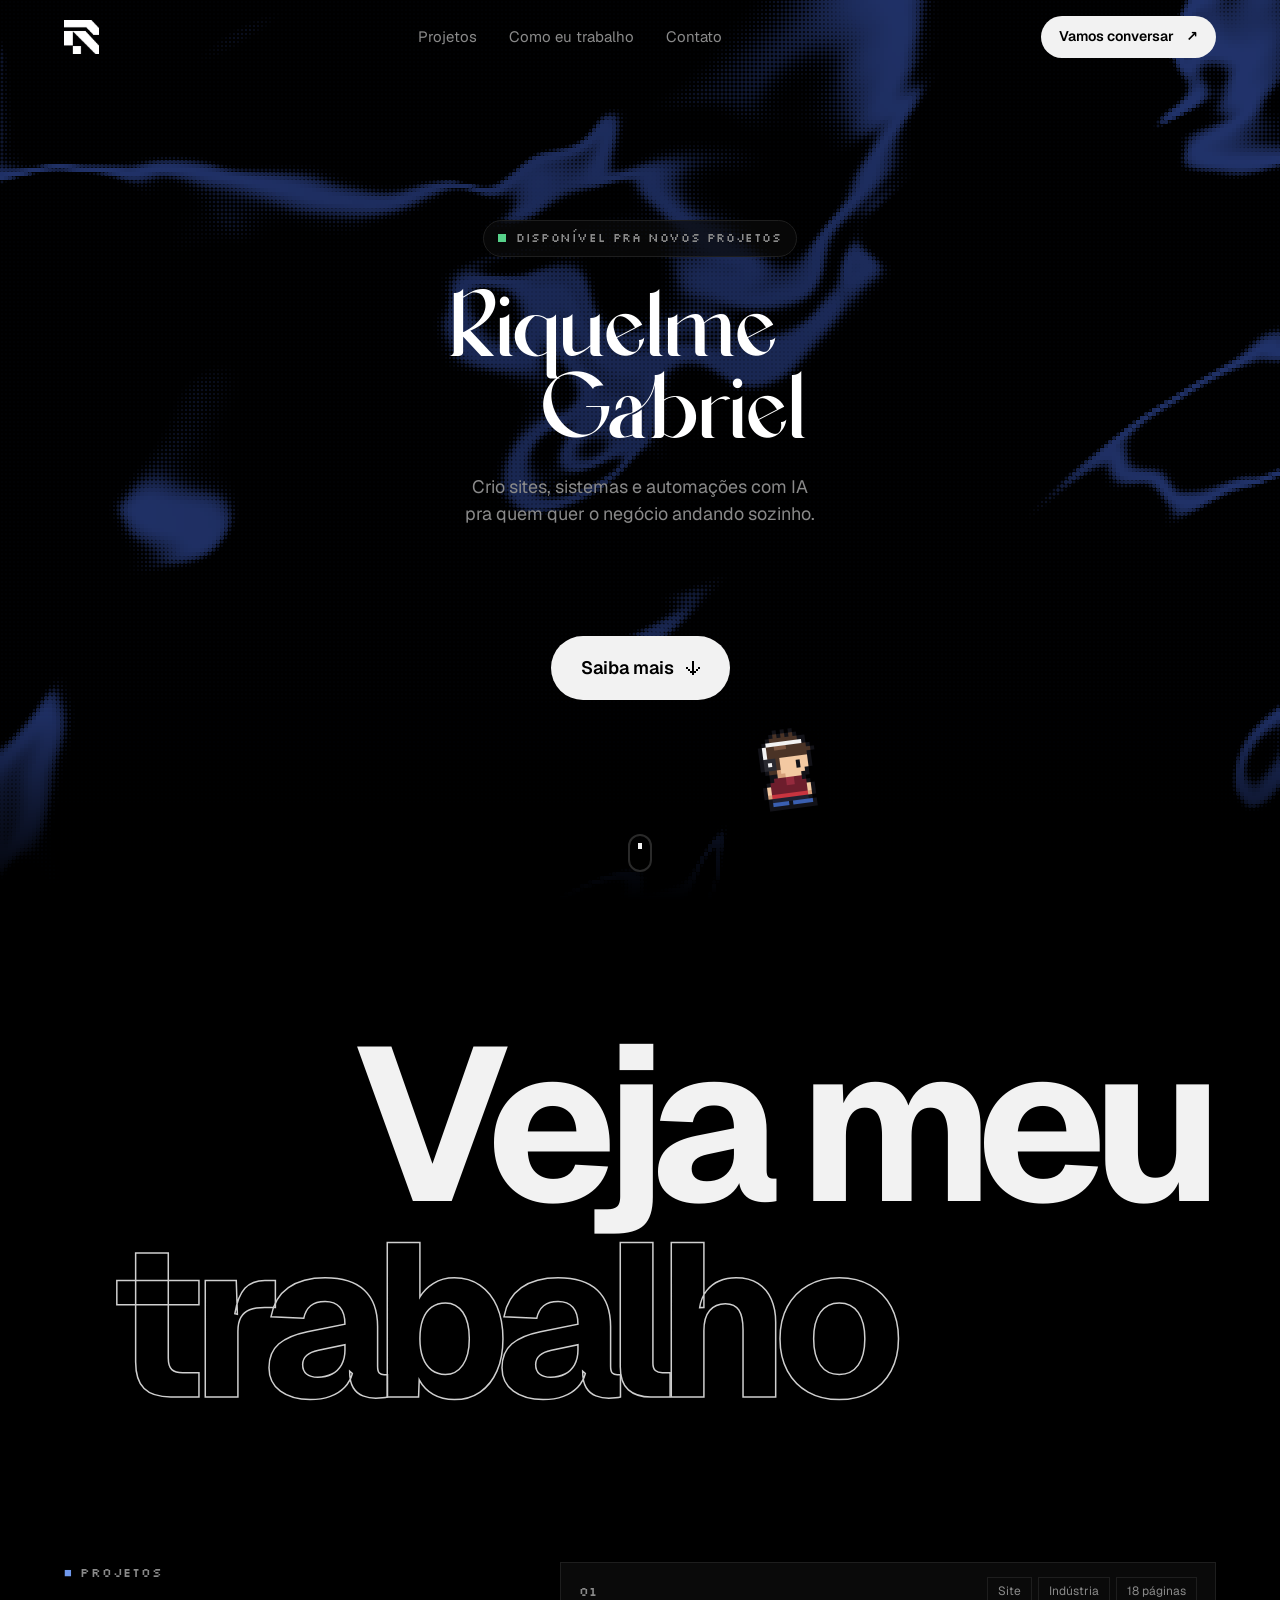
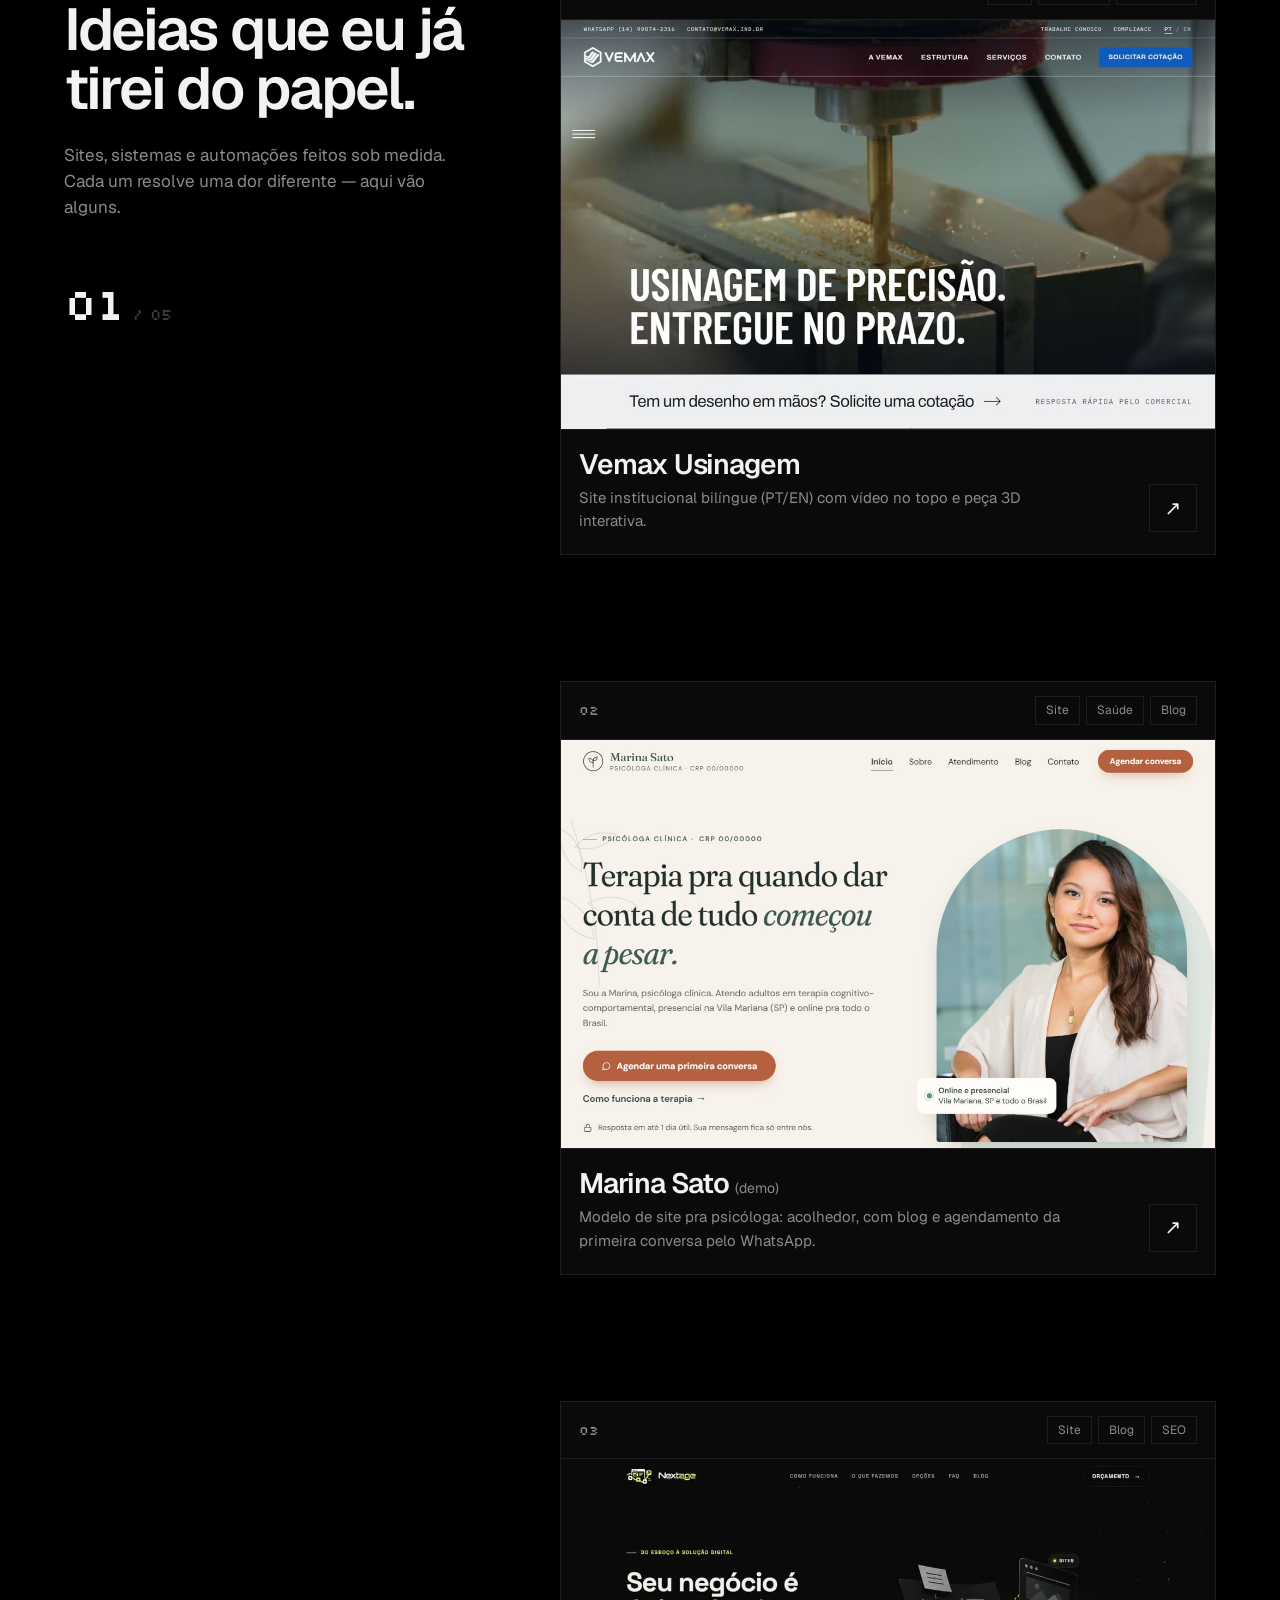
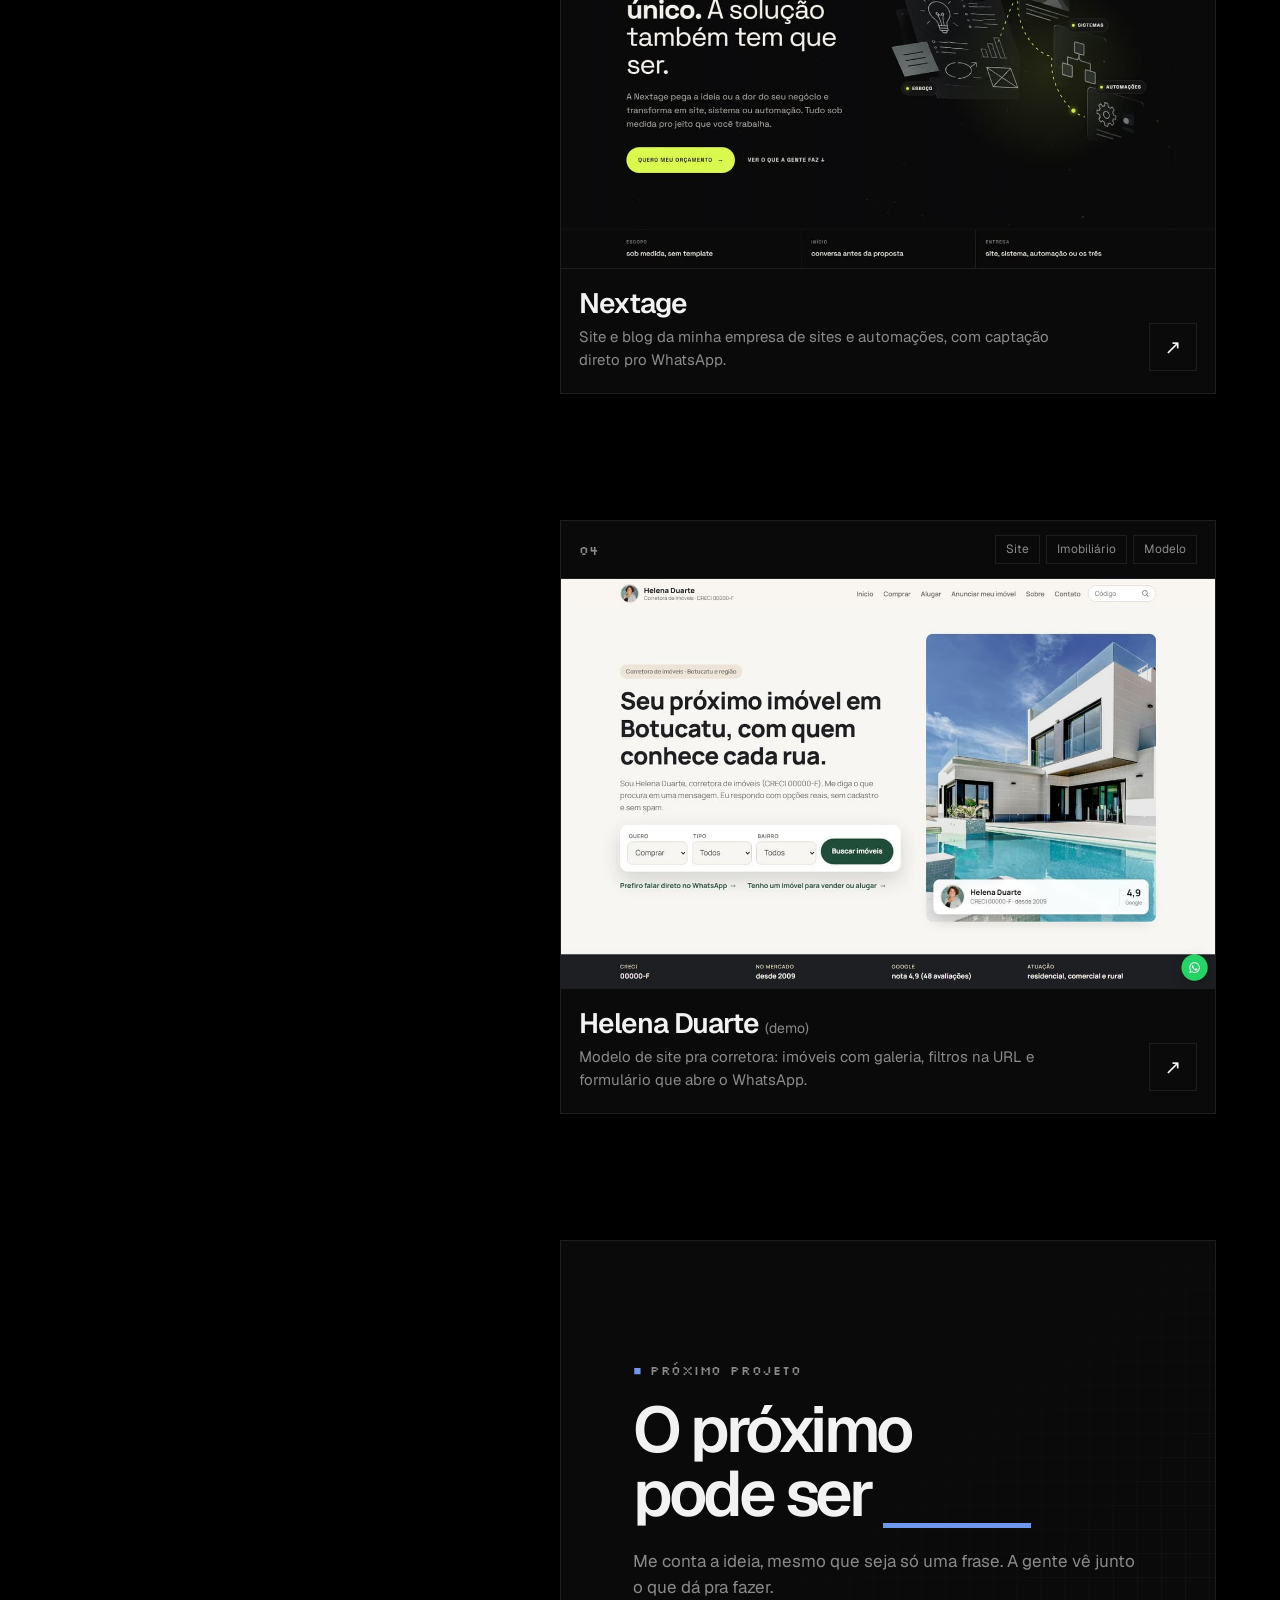
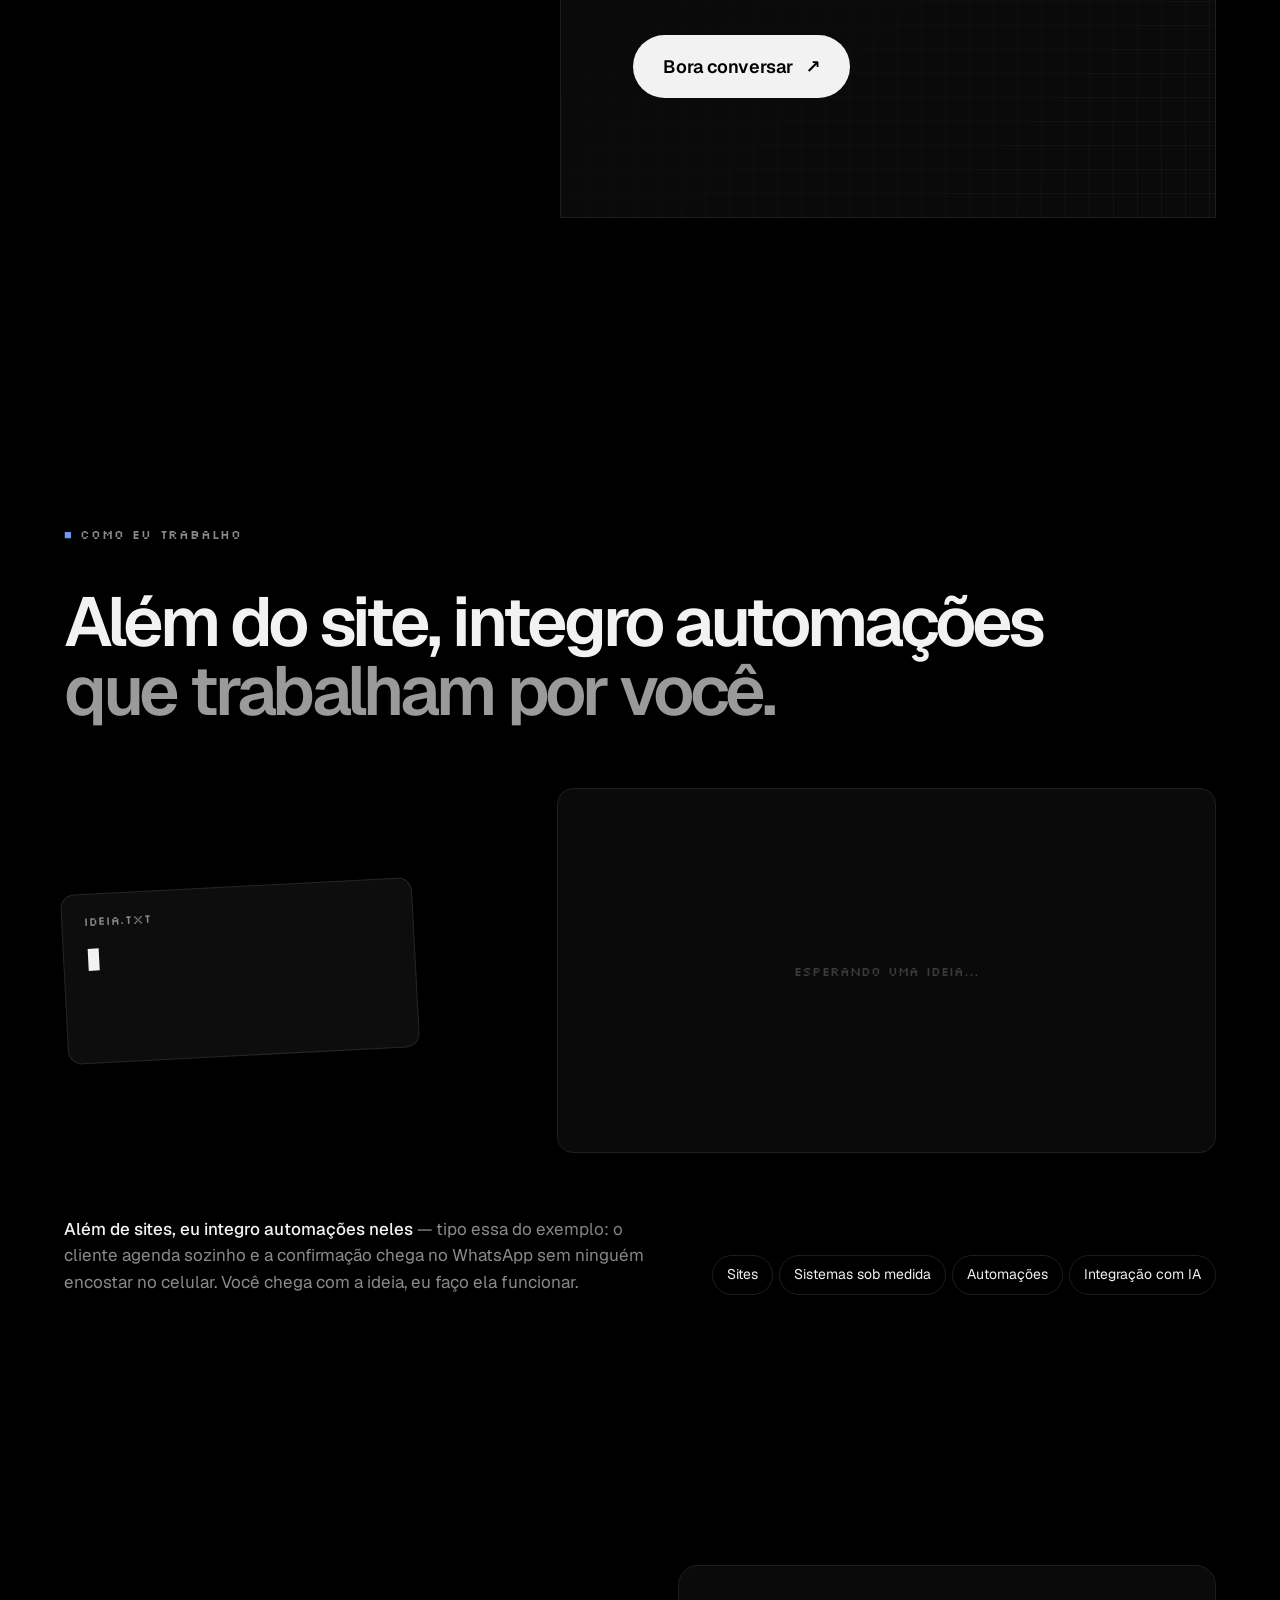
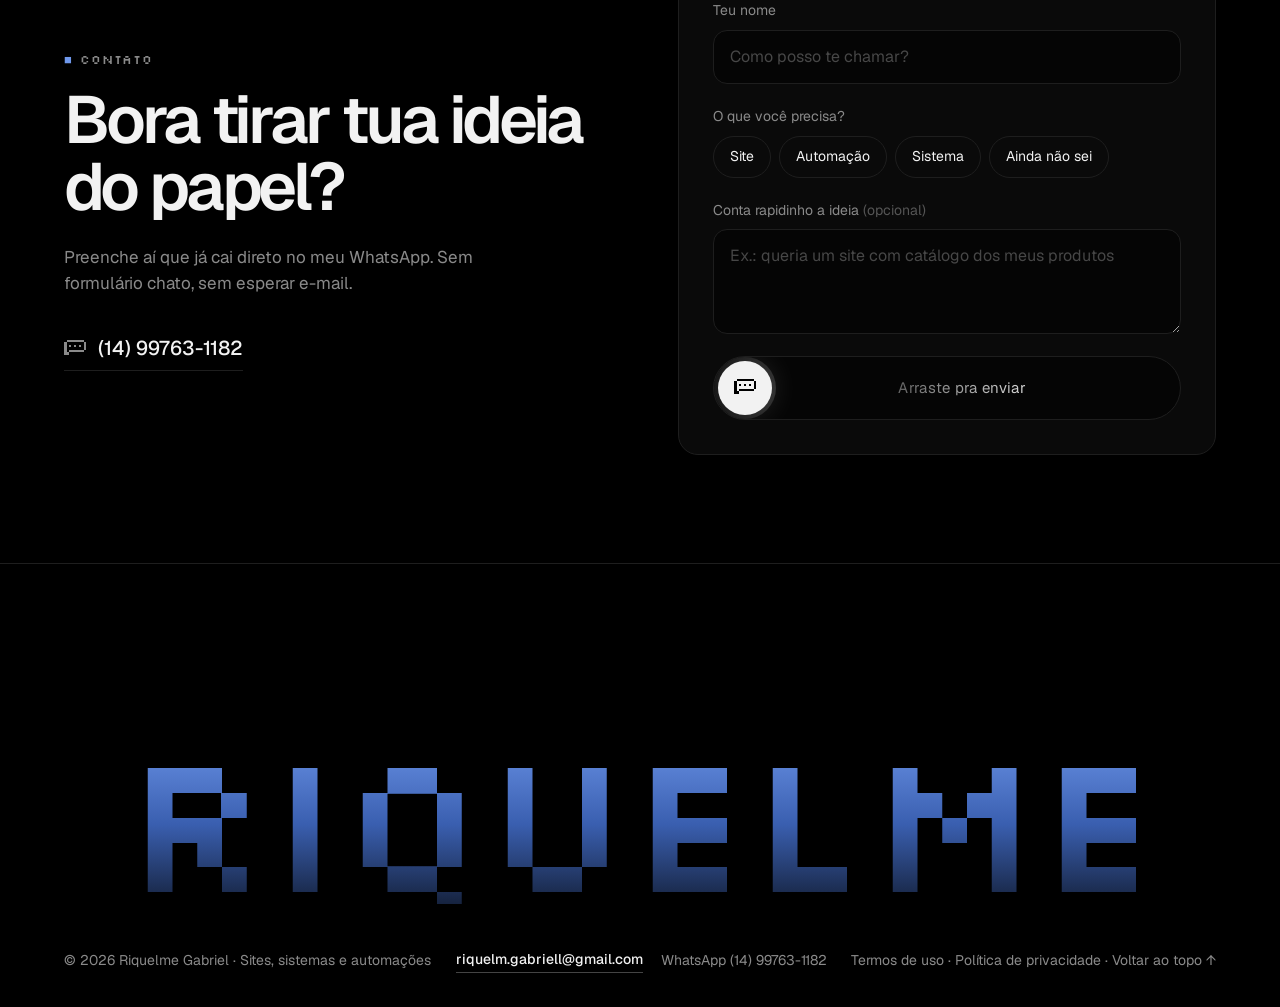
<file: index.html>
<!doctype html>
<html lang="pt-BR">
<head>
  <meta charset="utf-8">
  <meta name="viewport" content="width=device-width, initial-scale=1">
  <title>Riquelme Gabriel — Sites, sistemas e automações</title>
  <meta name="description" content="Sou o Riquelme. Crio sites, sistemas sob medida e automações com IA pra pequenos negócios e profissionais liberais.">
  <meta name="theme-color" content="#000000">
  <meta property="og:title" content="Riquelme Gabriel — Sites, sistemas e automações">
  <meta property="og:description" content="Boas ideias ficam melhores quando viram site.">
  <meta property="og:type" content="website">
  <meta property="og:url" content="https://riquelmegabriel.vercel.app/">
  <meta property="og:locale" content="pt_BR">
  <meta property="og:image" content="https://riquelmegabriel.vercel.app/assets/img/og.png">
  <meta name="twitter:card" content="summary_large_image">
  <link rel="canonical" href="https://riquelmegabriel.vercel.app/">
  <link rel="icon" href="assets/img/favicon.svg" type="image/svg+xml">
  <link rel="preload" href="assets/fonts/geist-latin.woff2" as="font" type="font/woff2" crossorigin>
  <link rel="stylesheet" href="assets/css/style.css?v=3">
  <script src="assets/js/config.js?v=3"></script>
</head>
<body>

  <!-- ===== NAV ===== -->
  <header class="nav">
    <a class="nav__logo" href="#topo" aria-label="Riquelme Gabriel, voltar ao topo">
      <img class="nav__marca" src="assets/img/logo-r.png" alt="" width="189" height="183">
    </a>
    <nav class="nav__links" aria-label="Seções">
      <a href="#projetos">Projetos</a>
      <a href="#ideias">Como eu trabalho</a>
      <a href="#contato">Contato</a>
    </nav>
    <a class="btn btn--pequeno" data-whats href="#">Vamos conversar <span aria-hidden="true">↗</span></a>
  </header>

  <main id="topo">

    <!-- ===== HERO ===== -->
    <section class="hero">
      <canvas class="hero__fundo" aria-hidden="true"></canvas>
      <div class="hero__conteudo">
        <p class="selo"><span class="selo__ponto"></span>Disponível pra novos projetos</p>
        <h1 class="hero__titulo" aria-label="Riquelme Gabriel">
          <span class="palavra palavra--1">Riquelme</span>
          <span class="palavra palavra--2">Gabriel</span>
        </h1>
        <p class="hero__sub">Crio sites, sistemas e automações com IA<br class="so-desk"> pra quem quer o negócio andando sozinho.</p>
        <div class="hero__cta" data-perch="stand" data-perch-x="0.82" data-say="opa! rola pra baixo">
          <a class="btn btn--grande" href="#trabalho">Saiba mais <span class="seta-pixel" aria-hidden="true"></span></a>
        </div>
      </div>
      <a class="hero__rolar" href="#trabalho" aria-label="Rolar pra baixo"><span></span></a>
    </section>

    <!-- ===== VEJA MEU TRABALHO ===== -->
    <section class="gigante" id="trabalho" aria-label="Veja meu trabalho">
      <p class="gigante__linha" data-perch="sit" data-perch-x="0.88" data-perch-dy="0.27" data-say="alguns dos meus trabalhos">Veja meu</p>
      <p class="gigante__linha gigante__linha--azul">trabalho</p>
    </section>

    <!-- ===== PROJETOS =====
         Pra adicionar um projeto: copie um <article class="card"> inteiro,
         troque imagem, textos e o data-say (fala do bonequinho). -->
    <section class="projetos" id="projetos">
      <div class="projetos__texto">
        <p class="rotulo">Projetos</p>
        <h2>Ideias que eu já tirei do papel.</h2>
        <p>Sites, sistemas e automações feitos sob medida. Cada um resolve uma dor diferente — aqui vão alguns.</p>
        <p class="projetos__contador" aria-hidden="true"><b>01</b> / <span>05</span></p>
      </div>

      <div class="projetos__lista">
        <article class="card" style="--i:0" data-perch="sit" data-perch-x="0.84" data-say="esse tem até peça 3D">
          <div class="card__topo">
            <span class="card__num">01</span>
            <ul class="tags"><li>Site</li><li>Indústria</li><li>18 páginas</li></ul>
          </div>
          <div class="card__img">
            <img src="assets/img/projetos/vemax.jpg" alt="Página inicial do site da Vemax Usinagem" loading="lazy" width="1200" height="750">
          </div>
          <div class="card__base">
            <div>
              <h3><a class="card__link" href="https://riquelmebuilds.github.io/vemax/" target="_blank" rel="noopener noreferrer">Vemax Usinagem</a></h3>
              <p>Site institucional bilíngue (PT/EN) com vídeo no topo e peça 3D interativa.</p>
            </div>
            <span class="card__seta" aria-hidden="true">↗</span>
          </div>
        </article>

        <article class="card" style="--i:1" data-perch="sit" data-perch-x="0.84" data-say="site calmo pra psicóloga">
          <div class="card__topo">
            <span class="card__num">02</span>
            <ul class="tags"><li>Site</li><li>Saúde</li><li>Blog</li></ul>
          </div>
          <div class="card__img">
            <img src="assets/img/projetos/marina.jpg" alt="Página inicial do site demonstrativo da psicóloga Marina Sato" loading="lazy" width="1200" height="750">
          </div>
          <div class="card__base">
            <div>
              <h3><a class="card__link" href="https://riquelmebuilds.github.io/marina-sato/" target="_blank" rel="noopener noreferrer">Marina Sato <small>(demo)</small></a></h3>
              <p>Modelo de site pra psicóloga: acolhedor, com blog e agendamento da primeira conversa pelo WhatsApp.</p>
            </div>
            <span class="card__seta" aria-hidden="true">↗</span>
          </div>
        </article>

        <article class="card" style="--i:2" data-perch="sit" data-perch-x="0.84" data-say="tem blog e cai direto no zap">
          <div class="card__topo">
            <span class="card__num">03</span>
            <ul class="tags"><li>Site</li><li>Blog</li><li>SEO</li></ul>
          </div>
          <div class="card__img">
            <img src="assets/img/projetos/nextage.jpg" alt="Página inicial do site da Nextage" loading="lazy" width="1200" height="750">
          </div>
          <div class="card__base">
            <div>
              <h3><a class="card__link" href="https://riquelmebuilds.github.io/nextage/" target="_blank" rel="noopener noreferrer">Nextage</a></h3>
              <p>Site e blog da minha empresa de sites e automações, com captação direto pro WhatsApp.</p>
            </div>
            <span class="card__seta" aria-hidden="true">↗</span>
          </div>
        </article>

        <article class="card" style="--i:3" data-perch="sit" data-perch-x="0.84" data-say="site pronto pra vender imóvel">
          <div class="card__topo">
            <span class="card__num">04</span>
            <ul class="tags"><li>Site</li><li>Imobiliário</li><li>Modelo</li></ul>
          </div>
          <div class="card__img">
            <img src="assets/img/projetos/helena.jpg" alt="Página inicial do site demonstrativo da corretora Helena Duarte" loading="lazy" width="1200" height="750">
          </div>
          <div class="card__base">
            <div>
              <h3><a class="card__link" href="https://riquelmebuilds.github.io/helena-duarte/" target="_blank" rel="noopener noreferrer">Helena Duarte <small>(demo)</small></a></h3>
              <p>Modelo de site pra corretora: imóveis com galeria, filtros na URL e formulário que abre o WhatsApp.</p>
            </div>
            <span class="card__seta" aria-hidden="true">↗</span>
          </div>
        </article>

        <article class="card card--cta" style="--i:4" data-perch="point" data-perch-x="0.16" data-say="bora fazer o seu?">
          <div class="card__cta">
            <p class="rotulo">Próximo projeto</p>
            <h3>O próximo<br>pode ser <span class="cta__seu">o seu.</span></h3>
            <p>Me conta a ideia, mesmo que seja só uma frase. A gente vê junto o que dá pra fazer.</p>
            <a class="btn btn--grande" data-whats="Opa, Riquelme! Vi teus projetos e queria conversar sobre o meu." href="#">Bora conversar <span aria-hidden="true">↗</span></a>
          </div>
        </article>
      </div>
    </section>

    <!-- ===== BOAS IDEIAS ===== -->
    <section class="ideias" id="ideias">
      <div class="ideias__palco">
        <p class="rotulo">Como eu trabalho</p>
        <h2 class="ideias__titulo" aria-label="Além do site, integro automações que trabalham por você.">
          <span class="p">Além</span> <span class="p">do</span> <span class="p">site,</span> <span class="p">integro</span> <span class="p">automações</span>
          <span class="p p--azul">que</span> <span class="p p--azul">trabalham</span> <span class="p p--azul">por</span> <span class="p p--azul">você.</span>
        </h2>

        <div class="ideias__cena">
          <div class="nota" aria-hidden="true">
            <p class="nota__cab">ideia.txt</p>
            <p class="nota__texto" data-texto="e se meus clientes conseguissem agendar sozinhos, sem me chamar no zap toda hora?"></p>
          </div>

          <div class="ideias__seta" aria-hidden="true"></div>

          <div class="mock" aria-hidden="true" data-perch="point" data-perch-x="0.9" data-face="left" data-say="olha a automação trabalhando">
            <p class="mock__vazio">esperando uma ideia...</p>
            <div class="mock__barra" data-passo="0.44"><i></i><i></i><i></i><span>studiobella.com.br</span></div>
            <div class="mock__corpo" data-passo="0.47">
              <div class="mock__nav" data-passo="0.5"><b>Studio Bella</b><span></span><span></span><em>Agendar</em></div>
              <div class="mock__hero">
                <div>
                  <p class="mock__h" data-passo="0.56">Agende seu horário<br>em 30 segundos.</p>
                  <p class="mock__p" data-passo="0.6">Escolha o serviço, o dia e pronto. Confirmação no WhatsApp.</p>
                  <span class="mock__btn" data-passo="0.64">Ver horários</span>
                </div>
                <div class="mock__agenda" data-passo="0.7">
                  <p>Outubro</p>
                  <div class="mock__dias"><i></i><i></i><i class="x"></i><i></i><i></i><i></i><i class="x"></i><i></i><i class="sel"></i><i></i><i></i><i></i><i class="x"></i><i></i></div>
                  <div class="mock__horas"><span>09:00</span><span class="sel">10:30</span><span>14:00</span></div>
                </div>
              </div>
              <div class="mock__cards">
                <span data-passo="0.76"></span><span data-passo="0.8"></span><span data-passo="0.84"></span>
              </div>
            </div>
            <!-- automação rodando em cima do site -->
            <div class="mock__auto">
              <div class="mock__toast" data-passo="0.9">
                <span class="mock__ico"></span>
                <div><b>Automação</b><p>Novo agendamento: Ana · sex, 10:30</p></div>
              </div>
              <div class="mock__toast mock__toast--zap" data-passo="0.94">
                <span class="mock__ico pixel-zap"></span>
                <div><b>WhatsApp enviado</b><p>“Oi, Ana! Teu horário tá confirmado.”</p></div>
              </div>
            </div>
          </div>
        </div>

        <div class="ideias__rodape">
          <p><b>Além de sites, eu integro automações neles</b> — tipo essa do exemplo: o cliente agenda sozinho e a confirmação chega no WhatsApp sem ninguém encostar no celular. Você chega com a ideia, eu faço ela funcionar.</p>
          <ul class="tags tags--grandes"><li>Sites</li><li>Sistemas sob medida</li><li>Automações</li><li>Integração com IA</li></ul>
        </div>
      </div>
    </section>

    <!-- ===== CONTATO ===== -->
    <section class="contato" id="contato">
      <div class="contato__texto surge">
        <p class="rotulo">Contato</p>
        <h2>Bora tirar tua ideia do papel?</h2>
        <p>Preenche aí que já cai direto no meu WhatsApp. Sem formulário chato, sem esperar e-mail.</p>
        <a class="contato__direto" data-whats href="#"><span class="pixel-zap" aria-hidden="true"></span>(14) 99763-1182</a>
      </div>

      <form class="contato__form surge" data-perch="stand" data-perch-x="0.86" data-say="é só arrastar ali embaixo" novalidate>
        <label class="campo">
          <span>Teu nome</span>
          <input name="nome" type="text" autocomplete="name" placeholder="Como posso te chamar?">
        </label>

        <fieldset class="campo">
          <legend>O que você precisa?</legend>
          <div class="opcoes">
            <label><input type="radio" name="tipo" value="um site"><span>Site</span></label>
            <label><input type="radio" name="tipo" value="uma automação"><span>Automação</span></label>
            <label><input type="radio" name="tipo" value="um sistema sob medida"><span>Sistema</span></label>
            <label><input type="radio" name="tipo" value="ajuda pra descobrir o que preciso"><span>Ainda não sei</span></label>
          </div>
        </fieldset>

        <label class="campo">
          <span>Conta rapidinho a ideia <em>(opcional)</em></span>
          <textarea name="ideia" rows="3" maxlength="600" placeholder="Ex.: queria um site com catálogo dos meus produtos"></textarea>
        </label>

        <div class="arrastar" style="--x:0px;--p:0">
          <button type="button" class="arrastar__puxador" aria-label="Enviar pelo WhatsApp">
            <span class="pixel-zap" aria-hidden="true"></span>
          </button>
          <span class="arrastar__texto">Arraste pra enviar</span>
          <span class="arrastar__ok">Abrindo o WhatsApp...</span>
        </div>
        <button type="submit" class="sr-only">Enviar pelo WhatsApp</button>
      </form>
    </section>
  </main>

  <!-- ===== RODAPÉ ===== -->
  <footer class="rodape">
    <p class="rodape__marca" data-perch="sit" data-perch-x="0.95" data-perch-dy="0.16" data-say="valeu pela visita!">RIQUELME</p>
    <div class="rodape__linha">
      <p>© <span id="ano"></span> Riquelme Gabriel · Sites, sistemas e automações</p>
      <p class="rodape__contato">
        <a href="mailto:riquelm.gabriell@gmail.com">riquelm.gabriell@gmail.com</a>
        <a data-whats href="#">WhatsApp (14) 99763-1182</a>
      </p>
      <p><a href="termos.html">Termos de uso</a> · <a href="privacidade.html">Política de privacidade</a> · <a href="#topo">Voltar ao topo ↑</a></p>
    </div>
  </footer>

  <script src="assets/js/mascote.js?v=3"></script>
  <script src="assets/js/hero-fundo.js?v=3"></script>
  <script src="assets/js/main.js?v=3"></script>
</body>
</html>
</file>
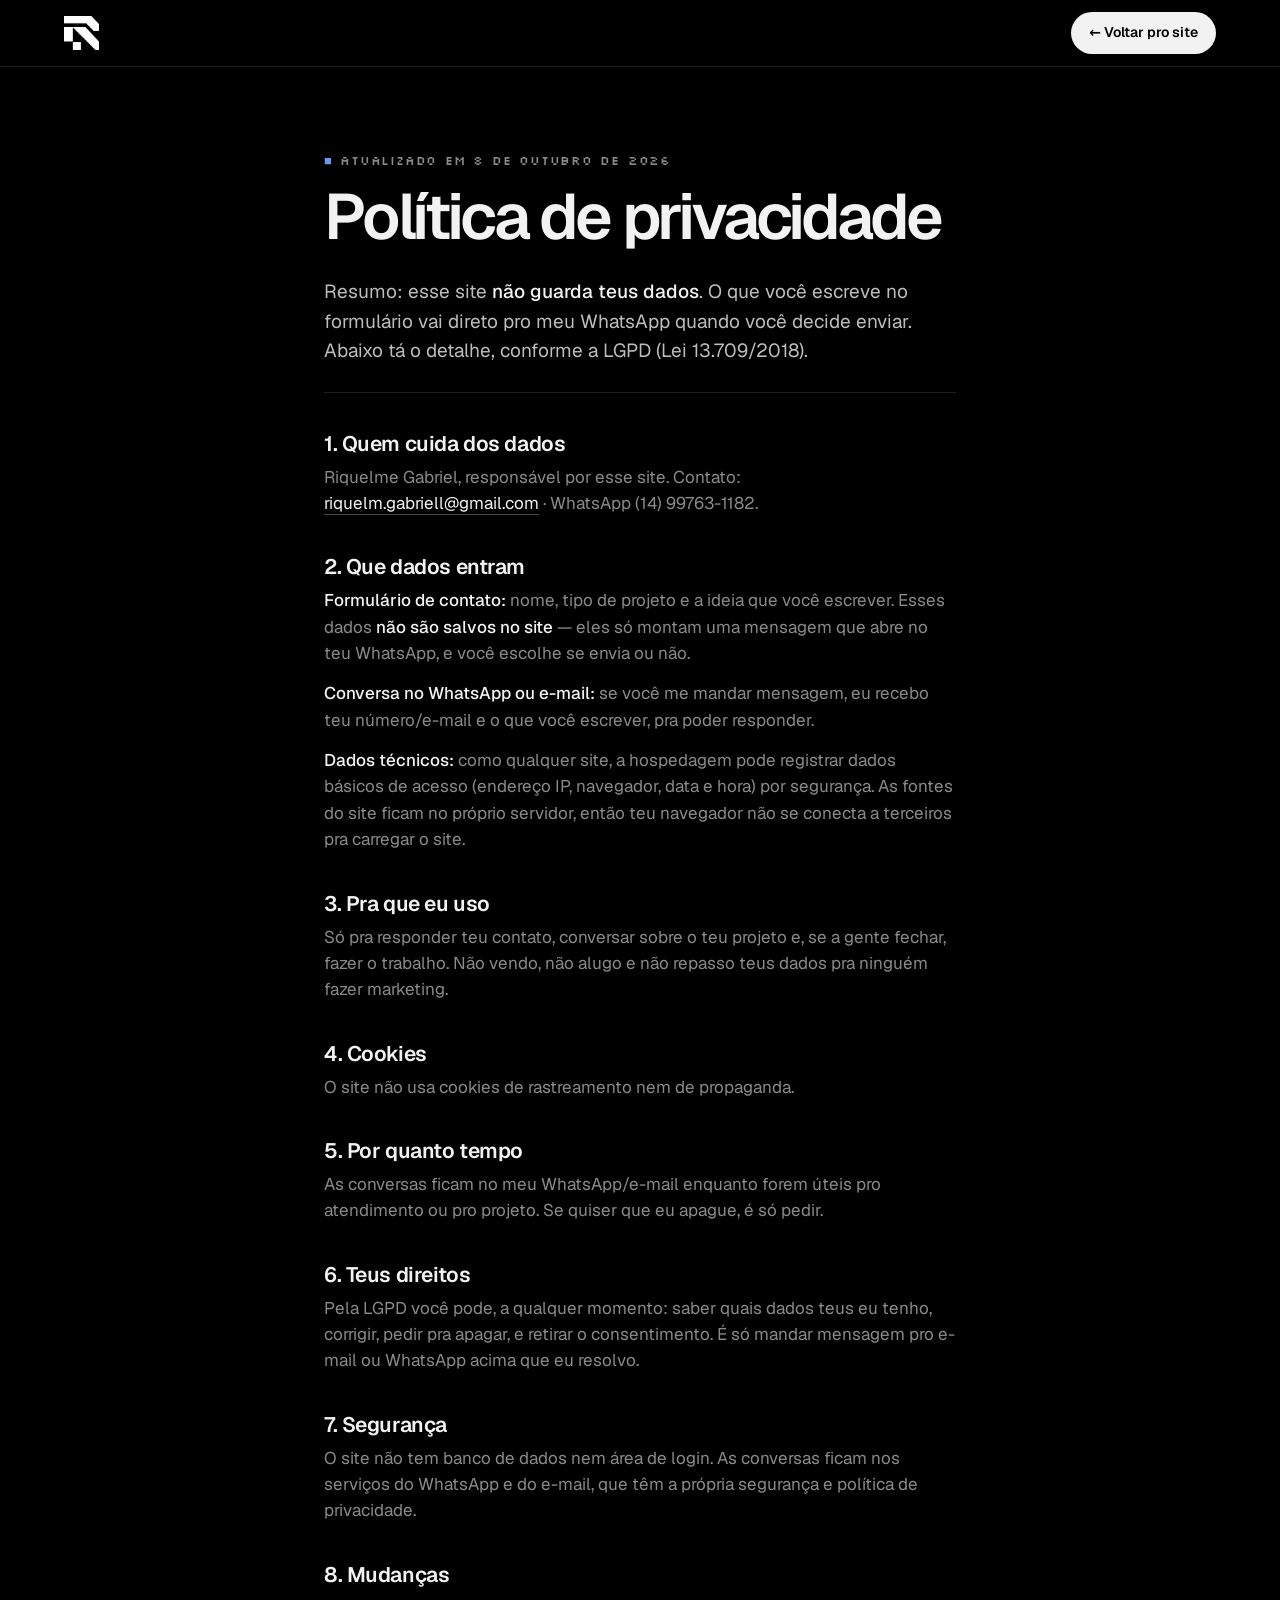
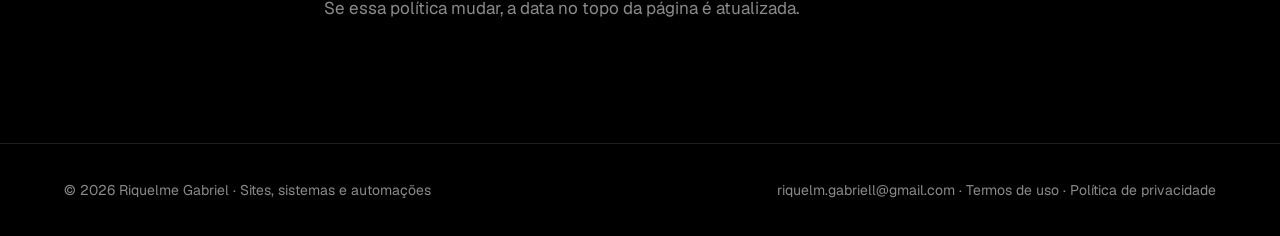
<file: privacidade.html>
<!doctype html>
<html lang="pt-BR">
<head>
  <meta charset="utf-8">
  <meta name="viewport" content="width=device-width, initial-scale=1">
  <title>Política de privacidade — Riquelme Gabriel</title>
  <meta name="description" content="Como o site do Riquelme Gabriel trata teus dados.">
  <meta name="theme-color" content="#000000">
  <link rel="canonical" href="https://riquelmegabriel.vercel.app/privacidade.html">
  <link rel="icon" href="assets/img/favicon.svg" type="image/svg+xml">
  <link rel="stylesheet" href="assets/css/style.css?v=3">
</head>
<body>
  <header class="nav rolou">
    <a class="nav__logo" href="index.html" aria-label="Riquelme Gabriel, voltar pro site">
      <img class="nav__marca" src="assets/img/logo-r.png" alt="" width="189" height="183">
    </a>
    <a class="btn btn--pequeno" href="index.html">← Voltar pro site</a>
  </header>

  <main class="legal">
    <p class="rotulo">Atualizado em 8 de outubro de 2026</p>
    <h1>Política de privacidade</h1>

    <p class="legal__intro">Resumo: esse site <b>não guarda teus dados</b>. O que você escreve no formulário vai direto pro meu WhatsApp quando você decide enviar. Abaixo tá o detalhe, conforme a LGPD (Lei 13.709/2018).</p>

    <h2>1. Quem cuida dos dados</h2>
    <p>Riquelme Gabriel, responsável por esse site. Contato: <a href="mailto:riquelm.gabriell@gmail.com">riquelm.gabriell@gmail.com</a> · WhatsApp (14) 99763-1182.</p>

    <h2>2. Que dados entram</h2>
    <p><b>Formulário de contato:</b> nome, tipo de projeto e a ideia que você escrever. Esses dados <b>não são salvos no site</b> — eles só montam uma mensagem que abre no teu WhatsApp, e você escolhe se envia ou não.</p>
    <p><b>Conversa no WhatsApp ou e-mail:</b> se você me mandar mensagem, eu recebo teu número/e-mail e o que você escrever, pra poder responder.</p>
    <p><b>Dados técnicos:</b> como qualquer site, a hospedagem pode registrar dados básicos de acesso (endereço IP, navegador, data e hora) por segurança. As fontes do site ficam no próprio servidor, então teu navegador não se conecta a terceiros pra carregar o site.</p>

    <h2>3. Pra que eu uso</h2>
    <p>Só pra responder teu contato, conversar sobre o teu projeto e, se a gente fechar, fazer o trabalho. Não vendo, não alugo e não repasso teus dados pra ninguém fazer marketing.</p>

    <h2>4. Cookies</h2>
    <p>O site não usa cookies de rastreamento nem de propaganda.</p>

    <h2>5. Por quanto tempo</h2>
    <p>As conversas ficam no meu WhatsApp/e-mail enquanto forem úteis pro atendimento ou pro projeto. Se quiser que eu apague, é só pedir.</p>

    <h2>6. Teus direitos</h2>
    <p>Pela LGPD você pode, a qualquer momento: saber quais dados teus eu tenho, corrigir, pedir pra apagar, e retirar o consentimento. É só mandar mensagem pro e-mail ou WhatsApp acima que eu resolvo.</p>

    <h2>7. Segurança</h2>
    <p>O site não tem banco de dados nem área de login. As conversas ficam nos serviços do WhatsApp e do e-mail, que têm a própria segurança e política de privacidade.</p>

    <h2>8. Mudanças</h2>
    <p>Se essa política mudar, a data no topo da página é atualizada.</p>
  </main>

  <footer class="rodape">
    <div class="rodape__linha">
      <p>© 2026 Riquelme Gabriel · Sites, sistemas e automações</p>
      <p><a href="mailto:riquelm.gabriell@gmail.com">riquelm.gabriell@gmail.com</a> · <a href="termos.html">Termos de uso</a> · <a href="privacidade.html">Política de privacidade</a></p>
    </div>
  </footer>
</body>
</html>
</file>
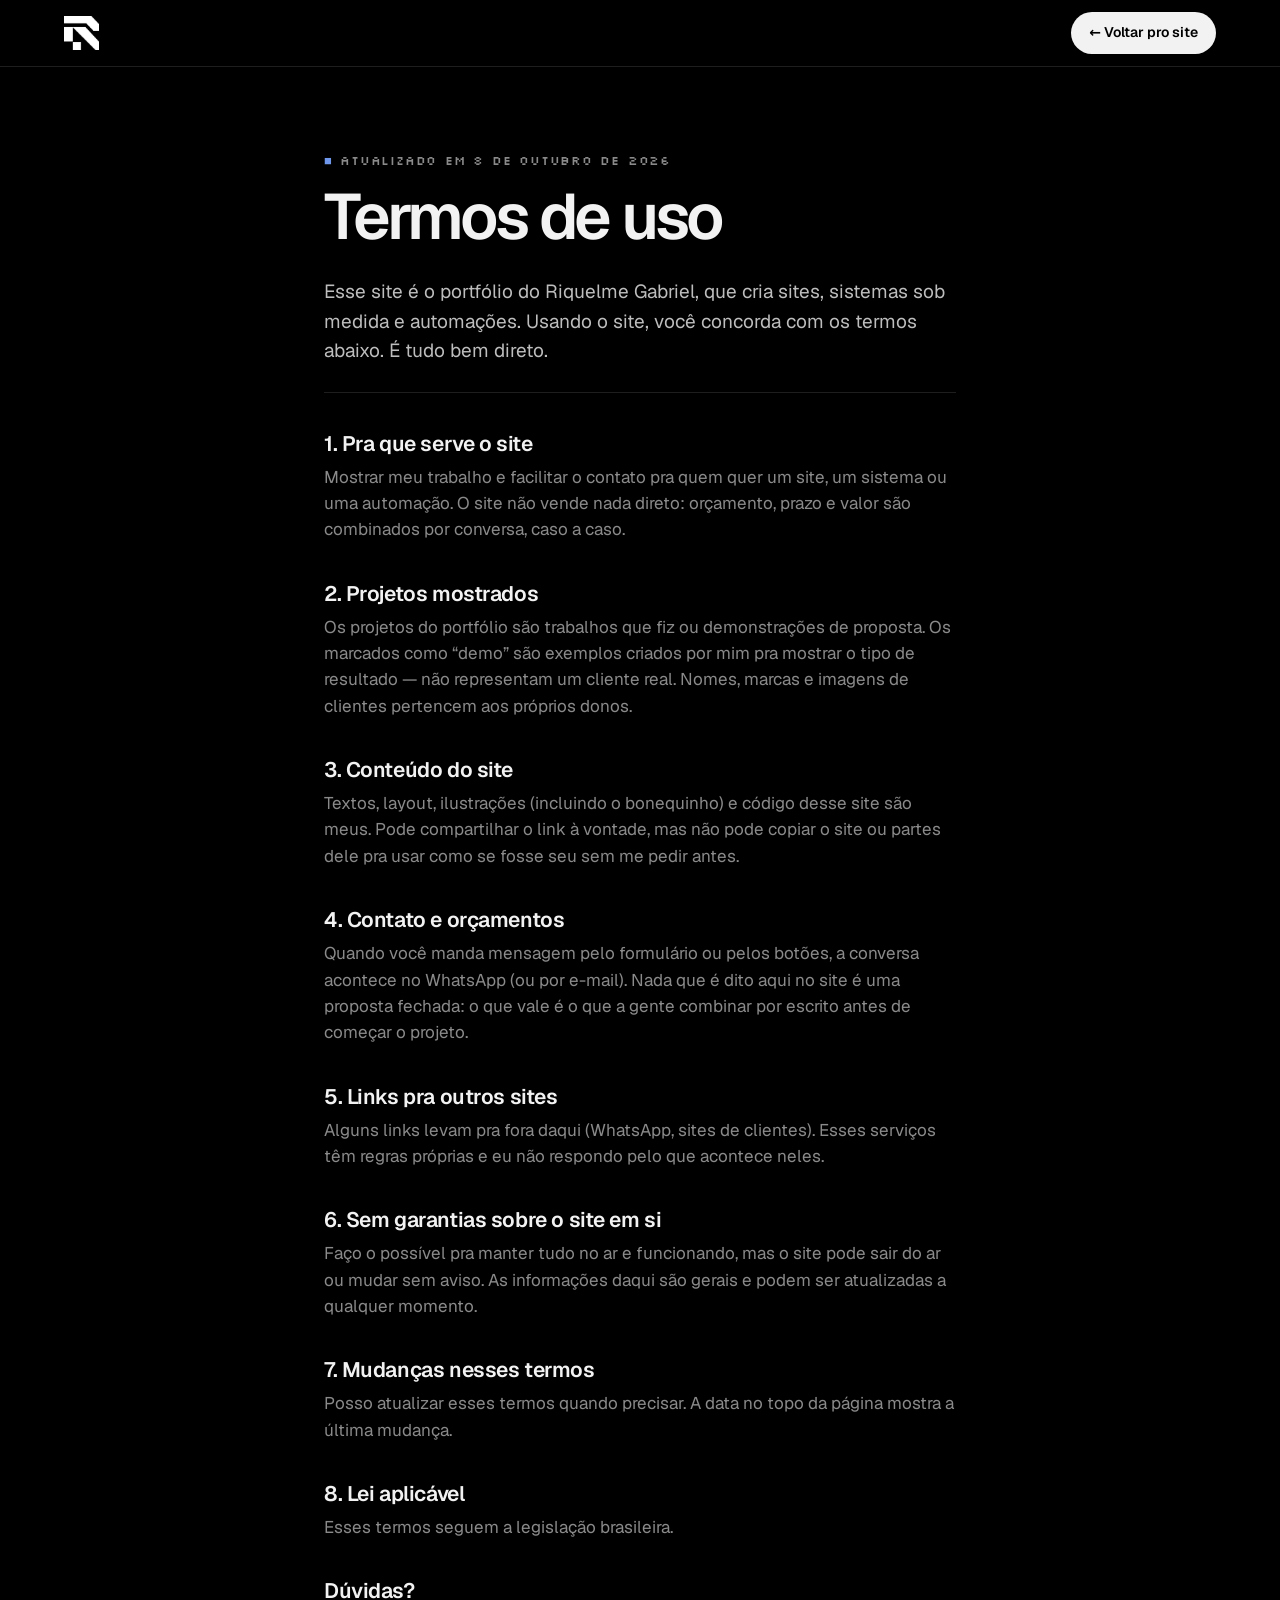
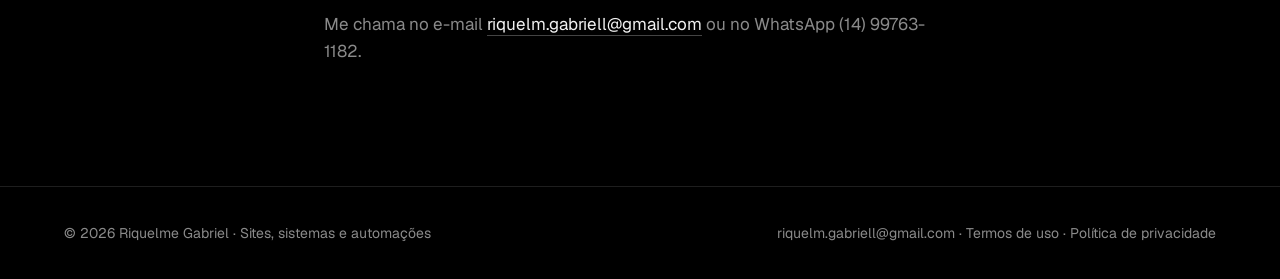
<file: termos.html>
<!doctype html>
<html lang="pt-BR">
<head>
  <meta charset="utf-8">
  <meta name="viewport" content="width=device-width, initial-scale=1">
  <title>Termos de uso — Riquelme Gabriel</title>
  <meta name="description" content="Termos de uso do site do Riquelme Gabriel.">
  <meta name="theme-color" content="#000000">
  <link rel="canonical" href="https://riquelmegabriel.vercel.app/termos.html">
  <link rel="icon" href="assets/img/favicon.svg" type="image/svg+xml">
  <link rel="stylesheet" href="assets/css/style.css?v=3">
</head>
<body>
  <header class="nav rolou">
    <a class="nav__logo" href="index.html" aria-label="Riquelme Gabriel, voltar pro site">
      <img class="nav__marca" src="assets/img/logo-r.png" alt="" width="189" height="183">
    </a>
    <a class="btn btn--pequeno" href="index.html">← Voltar pro site</a>
  </header>

  <main class="legal">
    <p class="rotulo">Atualizado em 8 de outubro de 2026</p>
    <h1>Termos de uso</h1>

    <p class="legal__intro">Esse site é o portfólio do Riquelme Gabriel, que cria sites, sistemas sob medida e automações. Usando o site, você concorda com os termos abaixo. É tudo bem direto.</p>

    <h2>1. Pra que serve o site</h2>
    <p>Mostrar meu trabalho e facilitar o contato pra quem quer um site, um sistema ou uma automação. O site não vende nada direto: orçamento, prazo e valor são combinados por conversa, caso a caso.</p>

    <h2>2. Projetos mostrados</h2>
    <p>Os projetos do portfólio são trabalhos que fiz ou demonstrações de proposta. Os marcados como “demo” são exemplos criados por mim pra mostrar o tipo de resultado — não representam um cliente real. Nomes, marcas e imagens de clientes pertencem aos próprios donos.</p>

    <h2>3. Conteúdo do site</h2>
    <p>Textos, layout, ilustrações (incluindo o bonequinho) e código desse site são meus. Pode compartilhar o link à vontade, mas não pode copiar o site ou partes dele pra usar como se fosse seu sem me pedir antes.</p>

    <h2>4. Contato e orçamentos</h2>
    <p>Quando você manda mensagem pelo formulário ou pelos botões, a conversa acontece no WhatsApp (ou por e-mail). Nada que é dito aqui no site é uma proposta fechada: o que vale é o que a gente combinar por escrito antes de começar o projeto.</p>

    <h2>5. Links pra outros sites</h2>
    <p>Alguns links levam pra fora daqui (WhatsApp, sites de clientes). Esses serviços têm regras próprias e eu não respondo pelo que acontece neles.</p>

    <h2>6. Sem garantias sobre o site em si</h2>
    <p>Faço o possível pra manter tudo no ar e funcionando, mas o site pode sair do ar ou mudar sem aviso. As informações daqui são gerais e podem ser atualizadas a qualquer momento.</p>

    <h2>7. Mudanças nesses termos</h2>
    <p>Posso atualizar esses termos quando precisar. A data no topo da página mostra a última mudança.</p>

    <h2>8. Lei aplicável</h2>
    <p>Esses termos seguem a legislação brasileira.</p>

    <h2>Dúvidas?</h2>
    <p>Me chama no e-mail <a href="mailto:riquelm.gabriell@gmail.com">riquelm.gabriell@gmail.com</a> ou no WhatsApp (14) 99763-1182.</p>
  </main>

  <footer class="rodape">
    <div class="rodape__linha">
      <p>© 2026 Riquelme Gabriel · Sites, sistemas e automações</p>
      <p><a href="mailto:riquelm.gabriell@gmail.com">riquelm.gabriell@gmail.com</a> · <a href="termos.html">Termos de uso</a> · <a href="privacidade.html">Política de privacidade</a></p>
    </div>
  </footer>
</body>
</html>
</file>
<file: assets/css/style.css>
/* ============================================================
   Portfólio Riquelme Gabriel
   Preto de verdade + branco. Azul só em detalhe pequeno.
   ============================================================ */
/* Fontes Geist e Silkscreen auto-hospedadas (sem Google Fonts) */
@font-face{font-family:'Geist';font-style:normal;font-weight:300 700;font-display:swap;src:url('../fonts/geist-latin-ext.woff2') format('woff2');unicode-range:U+0100-02BA,U+02BD-02C5,U+02C7-02CC,U+02CE-02D7,U+02DD-02FF,U+0304,U+0308,U+0329,U+1D00-1DBF,U+1E00-1E9F,U+1EF2-1EFF,U+2020,U+20A0-20AB,U+20AD-20C4,U+2113,U+2C60-2C7F,U+A720-A7FF}
@font-face{font-family:'Geist';font-style:normal;font-weight:300 700;font-display:swap;src:url('../fonts/geist-latin.woff2') format('woff2');unicode-range:U+0000-00FF,U+0131,U+0152-0153,U+02BB-02BC,U+02C6,U+02DA,U+02DC,U+0304,U+0308,U+0329,U+2000-206F,U+20AC,U+2122,U+2191,U+2193,U+2212,U+2215,U+FEFF,U+FFFD}
@font-face{font-family:'Silkscreen';font-style:normal;font-weight:400;font-display:swap;src:url('../fonts/silkscreen-latin-ext.woff2') format('woff2');unicode-range:U+0100-02BA,U+02BD-02C5,U+02C7-02CC,U+02CE-02D7,U+02DD-02FF,U+0304,U+0308,U+0329,U+1D00-1DBF,U+1E00-1E9F,U+1EF2-1EFF,U+2020,U+20A0-20AB,U+20AD-20C4,U+2113,U+2C60-2C7F,U+A720-A7FF}
@font-face{font-family:'Silkscreen';font-style:normal;font-weight:400;font-display:swap;src:url('../fonts/silkscreen-latin.woff2') format('woff2');unicode-range:U+0000-00FF,U+0131,U+0152-0153,U+02BB-02BC,U+02C6,U+02DA,U+02DC,U+0304,U+0308,U+0329,U+2000-206F,U+20AC,U+2122,U+2191,U+2193,U+2212,U+2215,U+FEFF,U+FFFD}
/* Fonte do nome: Agraham (demo, só uso pessoal — licença comercial em hishandstudio.com) */
@font-face {
  font-family: 'Agraham';
  src: url('../fonts/Agraham.otf') format('opentype');
  font-display: swap;
}
:root {
  --fundo: #000;
  --fundo-2: #0a0a0a;
  --fundo-3: #050505;
  --texto: #f2f2f2;
  --apagado: #8a8a8a;
  --linha: #1e1e1e;
  --azul: #6f98ec;        /* só detalhe */
  --azul-medio: #3a5fb0;
  --azul-escuro: #16233f;
  --raio: 20px;
  --lado: max(20px, 5vw);
  --pixel: 'Silkscreen', ui-monospace, monospace;
  --seta: url("data:image/svg+xml,%3Csvg xmlns='http://www.w3.org/2000/svg' viewBox='0 0 7 7' shape-rendering='crispEdges'%3E%3Cpath d='M3 0h1v1H3zM4 1h1v1H4zM5 2h1v1H5zM0 3h7v1H0zM5 4h1v1H5zM4 5h1v1H4zM3 6h1v1H3z'/%3E%3C/svg%3E");
  --zap: url("data:image/svg+xml,%3Csvg xmlns='http://www.w3.org/2000/svg' viewBox='0 0 9 7' shape-rendering='crispEdges'%3E%3Cpath d='M1 0h7v1H1zM0 1h1v5H0zM8 1h1v3H8zM2 4h6v1H2zM1 5h1v1H1zM2 2h1v1H2zM4 2h1v1H4zM6 2h1v1H6z'/%3E%3C/svg%3E");
}

*, *::before, *::after { box-sizing: border-box; }
html { scroll-behavior: smooth; -webkit-text-size-adjust: 100%; }
body {
  margin: 0;
  background: var(--fundo);
  color: var(--texto);
  font-family: 'Geist', system-ui, -apple-system, 'Segoe UI', sans-serif;
  font-size: 17px;
  line-height: 1.55;
  -webkit-font-smoothing: antialiased;
  overflow-x: hidden;
}
img { max-width: 100%; display: block; }
a { color: inherit; text-decoration: none; }
h1, h2, h3 { margin: 0; font-weight: 600; letter-spacing: -0.04em; line-height: 1; }
p { margin: 0; }
::selection { background: var(--texto); color: #000; }
:focus-visible { outline: 2px solid var(--texto); outline-offset: 3px; }

.sr-only {
  position: absolute; width: 1px; height: 1px; overflow: hidden;
  clip: rect(0 0 0 0); white-space: nowrap;
}

.rotulo {
  font-family: var(--pixel);
  font-size: 13px;
  letter-spacing: 0.06em;
  text-transform: uppercase;
  color: var(--apagado);
  margin-bottom: 18px;
}
.rotulo::before { content: '■ '; color: var(--azul); }

/* ---------- Botões ---------- */
.btn {
  display: inline-flex; align-items: center; gap: 12px;
  background: var(--texto);
  color: #000;
  font-weight: 600;
  border-radius: 999px;
  padding: 12px 20px;
  font-size: 15px;
  white-space: nowrap;
  transition: transform .25s, box-shadow .25s, background .25s;
}
.btn:hover { transform: translateY(-2px); background: #fff; box-shadow: 0 10px 40px -10px rgba(255, 255, 255, .35); }
.btn--pequeno { padding: 10px 18px; font-size: 14px; }
.btn--grande { padding: 18px 30px; font-size: 18px; }

.seta-pixel {
  width: 14px; height: 14px; display: inline-block;
  background: currentColor;
  -webkit-mask: var(--seta) center / contain no-repeat;
          mask: var(--seta) center / contain no-repeat;
  rotate: 90deg;
}
.pixel-zap {
  width: 22px; height: 18px; display: inline-block;
  background: currentColor;
  -webkit-mask: var(--zap) center / contain no-repeat;
          mask: var(--zap) center / contain no-repeat;
}

.tags { list-style: none; display: flex; flex-wrap: wrap; gap: 6px; margin: 0; padding: 0; }
.tags li {
  font-size: 12px; color: var(--apagado);
  border: 1px solid var(--linha); border-radius: 999px;
  padding: 4px 10px;
}
.tags--grandes li { font-size: 14px; padding: 8px 14px; color: var(--texto); }

/* ---------- Nav ---------- */
.nav {
  position: fixed; inset: 0 0 auto 0; z-index: 70;
  display: flex; align-items: center; justify-content: space-between; gap: 20px;
  padding: 16px var(--lado);
  transition: background .3s, border-color .3s, padding .3s;
  border-bottom: 1px solid transparent;
}
.nav.rolou {
  background: rgba(0, 0, 0, .75);
  backdrop-filter: blur(14px);
  -webkit-backdrop-filter: blur(14px);
  border-color: var(--linha);
  padding-block: 12px;
}
.nav__logo { display: flex; align-items: center; gap: 12px; font-weight: 500; }
.nav__marca { display: block; height: 34px; width: auto; }
.pixel-logo {
  font-family: var(--pixel);
  font-size: 15px;
  background: #111;
  color: var(--texto);
  border: 1px solid #262626;
  border-radius: 8px;
  padding: 4px 7px 5px;
  line-height: 1;
}
.nav__links { display: flex; gap: 32px; font-size: 15px; color: var(--apagado); }
.nav__links a { transition: color .2s; }
.nav__links a:hover { color: var(--texto); }

/* ---------- Hero ---------- */
.hero {
  position: relative;
  min-height: 100vh;
  min-height: 100svh;
  display: grid;
  place-items: center;
  overflow: hidden;
  padding: 110px var(--lado) 90px;
  background: #000;
}
/* mármore líquido em pontinhos (assets/js/hero-fundo.js) */
.hero__fundo {
  position: absolute; inset: 0; width: 100%; height: 100%;
  opacity: 0;
  image-rendering: pixelated;
  animation: aparecer-fundo 2.5s .3s ease-out forwards;
}
.hero::after {
  content: ''; position: absolute; inset: auto 0 0 0; height: 22%;
  background: linear-gradient(to bottom, transparent, #000);
  pointer-events: none;
}
.hero__conteudo { position: relative; z-index: 2; text-align: center; display: grid; justify-items: center; }

.selo {
  display: inline-flex; align-items: center; gap: 10px;
  font-family: var(--pixel); font-size: 12px; text-transform: uppercase; letter-spacing: .05em;
  color: var(--apagado);
  border: 1px solid var(--linha);
  background: rgba(10, 10, 10, .7);
  border-radius: 999px;
  padding: 8px 14px;
  margin-bottom: 34px;
  opacity: 0; animation: aparecer .8s .1s forwards;
}
.selo__ponto { width: 8px; height: 8px; background: #57d18a; animation: piscar 1.2s steps(1) infinite; }

/* Nome na fonte Agraham.
   "Riquelme" em cima, "Gabriel" embaixo, levemente deslocados */
.hero__titulo {
  display: grid;
  font-family: 'Agraham', 'Geist', serif;
  font-size: clamp(34px, 3.8vw, 56px);
  font-weight: 400;
  letter-spacing: 0;
  line-height: 1.3;
  row-gap: .4em;
  margin-top: 6px;
  color: #fff;
}
.hero__titulo .palavra { display: block; white-space: nowrap; }
.hero__titulo .palavra--1 { translate: -0.55em 0; }
.hero__titulo .palavra--2 { translate: 0.7em 0; }
/* cada letra só acende, fora de ordem (main.js) */
.hero__titulo .letra { opacity: 0; }
.hero__titulo .letra.on { opacity: 1; }
.hero__titulo .letra.brilho { animation: brilho-letra .9s ease-out; }

.hero__sub {
  margin-top: 30px;
  font-size: clamp(16px, 1.4vw, 19px);
  color: var(--apagado);
  max-width: 34em;
  opacity: 0; animation: aparecer .9s .9s forwards;
}
.hero__cta { position: relative; margin-top: 108px; display: inline-block; }
.hero__cta .btn { opacity: 0; pointer-events: none; }
.hero__cta .btn.on { opacity: 1; pointer-events: auto; }
.pixel-cortina { position: absolute; pointer-events: none; z-index: 3; }

.hero__rolar {
  position: absolute; z-index: 2; bottom: 28px; left: 50%; translate: -50% 0;
  width: 24px; height: 38px; border: 2px solid #2a2a2a; border-radius: 12px;
}
.hero__rolar span {
  position: absolute; left: 50%; top: 7px; width: 4px; height: 6px; translate: -50% 0;
  background: var(--texto);
  animation: rolar 1.6s steps(4) infinite;
}

/* ---------- Gigante ---------- */
.gigante {
  padding: 14vh 0 6vh;
  overflow: hidden;
  font-size: clamp(76px, 17vw, 300px);
  font-weight: 700;
  letter-spacing: -0.07em;
  line-height: .9;
}
.gigante__linha { width: max-content; margin-inline: auto; white-space: nowrap; will-change: transform; }
/* "trabalho" vazado, só o contorno */
.gigante__linha--azul {
  color: transparent;
  -webkit-text-stroke: 1.5px #cfcfcf;
}

/* ---------- Projetos ---------- */
.projetos {
  display: grid;
  grid-template-columns: minmax(0, .8fr) minmax(0, 1.25fr);
  gap: 6vw;
  padding: 10vh var(--lado) 16vh;
}
.projetos__texto { position: sticky; top: 160px; align-self: start; }
.projetos__texto h2 { font-size: clamp(40px, 4.6vw, 72px); margin-bottom: 24px; }
.projetos__texto > p:not(.rotulo) { color: var(--apagado); max-width: 26em; }
.projetos__contador {
  margin-top: 48px !important;
  font-family: var(--pixel); font-size: 15px; color: #3a3a3a !important;
}
.projetos__contador b { color: var(--texto); font-weight: 400; font-size: 44px; }

.projetos__lista { display: grid; gap: 14vh; }

/* card: cantos retos, número + tags em cima, imagem de ponta a ponta, título embaixo */
.card {
  position: sticky;
  top: calc(150px + var(--i) * 16px);
  background: var(--fundo-2);
  border: 1px solid var(--linha);
  border-radius: 0;
  transform-origin: 50% 0;
  transform: scale(calc(1 - var(--cobre, 0) * .06));
  box-shadow: 0 -24px 60px -10px rgba(0, 0, 0, .9);
}
.card::after {
  content: ''; position: absolute; inset: 0; pointer-events: none;
  background: #000; opacity: calc(var(--cobre, 0) * .55);
}
.card__topo {
  display: flex; align-items: center; justify-content: space-between; gap: 16px;
  padding: 14px 18px;
  border-bottom: 1px solid var(--linha);
}
.card__num { font-family: var(--pixel); font-size: 13px; color: var(--apagado); }
.card__topo .tags li { border-radius: 0; }
.card__img { overflow: hidden; background: #000; border-bottom: 1px solid var(--linha); }
.card img {
  width: 100%; height: auto; aspect-ratio: 16 / 10; max-height: 50vh;
  object-fit: cover; object-position: top;
  transition: transform .8s cubic-bezier(.2, .8, .2, 1);
}
.card:hover img { transform: scale(1.03); }
.card__base {
  display: flex; justify-content: space-between; align-items: flex-end; gap: 24px;
  padding: 20px 18px 22px;
}
.card__base h3 { font-size: 28px; margin-bottom: 8px; }
.card__base h3 small { font-size: 14px; color: var(--apagado); font-weight: 400; letter-spacing: 0; }
.card__base p { color: var(--apagado); font-size: 15px; max-width: 34em; }
.card__seta {
  flex-shrink: 0;
  width: 48px; height: 48px;
  display: grid; place-items: center;
  border: 1px solid var(--linha);
  font-size: 20px;
  transition: background .25s, color .25s, border-color .25s;
}
.card__link { color: inherit; text-decoration: none; }
.card__link::before { content: ''; position: absolute; inset: 0; z-index: 2; }
.card__link:focus-visible { outline: 2px solid var(--texto); outline-offset: -2px; }
.card:hover .card__seta { background: var(--texto); color: #000; border-color: var(--texto); }

.card--cta::before {
  content: ''; position: absolute; inset: 0; pointer-events: none;
  background-image:
    linear-gradient(rgba(255, 255, 255, .045) 1px, transparent 1px),
    linear-gradient(90deg, rgba(255, 255, 255, .045) 1px, transparent 1px);
  background-size: 24px 24px;
  mask-image: linear-gradient(to top left, #000, transparent 70%);
}
.card__cta { position: relative; padding: clamp(32px, 6vw, 72px); min-height: min(64vh, 620px); display: grid; align-content: center; justify-items: start; }
.card__cta h3 { font-size: clamp(40px, 5vw, 76px); letter-spacing: -0.055em; margin-bottom: 22px; }
/* CTA: um brilho passa devagar pelo título de tempos em tempos... */
.card__cta h3 {
  background: linear-gradient(105deg, var(--texto) 42%, #ffffff 47%, #b9cdf6 50%, #ffffff 53%, var(--texto) 58%);
  background-size: 260% 100%;
  background-position: 100% 0;
  -webkit-background-clip: text; background-clip: text; color: transparent;
}
.card__cta.on h3 { animation: cta-brilho 5.5s ease-in-out .9s infinite; }
/* ...e um sublinhado azul em pixel se desenha embaixo de "o seu." */
.cta__seu { position: relative; display: inline-block; }
.cta__seu::after {
  content: ''; position: absolute; left: 0; right: .12em; bottom: -.04em; height: .085em;
  background: var(--azul);
  transform: scaleX(0); transform-origin: 0 50%;
  transition: transform .7s steps(9) .35s;
}
.card__cta.on .cta__seu::after { transform: scaleX(1); }
@keyframes cta-brilho { 0% { background-position: 100% 0; } 35%, 100% { background-position: 0% 0; } }
.card__cta p:not(.rotulo) { color: var(--apagado); max-width: 30em; margin-bottom: 34px; }

/* ---------- Ideias (anima sozinha quando aparece) ---------- */
.ideias { position: relative; }
.ideias__palco {
  display: grid;
  gap: 7vh;
  padding: 18vh var(--lado) 12vh;
}
.ideias__palco > .rotulo { margin-bottom: -7vh; }
.ideias__titulo { font-size: clamp(36px, 5.4vw, 86px); letter-spacing: -0.055em; max-width: 15em; }
.ideias__titulo .p { color: #1f1f1f; transition: color .4s; }
.ideias__titulo .p.on { color: var(--texto); }
.ideias__titulo .p--azul.on { color: #9a9a9a; }

.ideias__cena {
  display: grid;
  grid-template-columns: minmax(0, .8fr) auto minmax(0, 1.5fr);
  align-items: center;
  gap: 3vw;
}
.nota {
  background: #0d0d0d;
  border: 1px solid #262626;
  border-radius: 14px;
  padding: 18px 22px 26px;
  rotate: -3deg;
  box-shadow: 0 30px 60px -20px rgba(0, 0, 0, .9);
}
.nota__cab { font-family: var(--pixel); font-size: 12px; color: var(--apagado); margin-bottom: 14px; }
.nota__texto { font-size: clamp(18px, 1.7vw, 24px); line-height: 1.35; min-height: 4.2em; letter-spacing: -0.01em; }
.nota__texto::after {
  content: ''; display: inline-block; width: .5em; height: 1em; margin-left: 2px;
  background: var(--texto); vertical-align: -0.15em;
  animation: piscar 1s steps(1) infinite;
}

.ideias__seta {
  width: 64px; height: 64px;
  background: var(--texto);
  -webkit-mask: var(--seta) center / contain no-repeat;
          mask: var(--seta) center / contain no-repeat;
  opacity: 0; translate: -20px 0;
  transition: opacity .3s steps(3), translate .4s steps(4);
}
.ideias__seta.on { opacity: 1; translate: 0 0; }

.mock {
  position: relative;
  background: #0a0a0a;
  border: 1px solid var(--linha);
  border-radius: 16px;
  overflow: hidden;
  box-shadow: 0 40px 100px -30px rgba(0, 0, 0, .9);
  font-family: 'Geist', sans-serif;
}
.mock [data-passo] {
  opacity: 0;
  clip-path: inset(0 100% 0 0);
  transition: clip-path .45s steps(7), opacity .05s;
}
.mock [data-passo].on { opacity: 1; clip-path: inset(0 0 0 0); }
.mock__vazio {
  position: absolute; inset: 0; display: grid; place-items: center;
  font-family: var(--pixel); font-size: 13px; color: #3a3a3a;
  transition: opacity .2s steps(2);
}
.mock:has(.mock__barra.on) .mock__vazio { opacity: 0; }
.mock__barra { display: flex; align-items: center; gap: 6px; padding: 10px 14px; background: #111; font-size: 12px; color: #666; }
.mock__barra i { width: 9px; height: 9px; border-radius: 50%; background: #2a2a2a; }
.mock__barra span { margin-left: 12px; background: #1a1a1a; padding: 3px 12px; border-radius: 6px; }
.mock__corpo { background: #f4f5f7; color: #0b0b0b; padding: 18px 22px 22px; display: grid; gap: 18px; }
.mock__nav { display: flex; align-items: center; gap: 14px; font-size: 14px; }
.mock__nav b { margin-right: auto; letter-spacing: -0.02em; }
.mock__nav span { width: 46px; height: 7px; border-radius: 4px; background: #d9dbe0; }
.mock__nav em { font-style: normal; font-size: 12px; font-weight: 600; background: #0b0b0b; color: #fff; padding: 6px 12px; border-radius: 999px; }
.mock__hero { display: grid; grid-template-columns: 1.1fr 1fr; gap: 18px; align-items: center; }
.mock__h { font-size: clamp(18px, 1.9vw, 28px); font-weight: 650; letter-spacing: -0.045em; line-height: 1.05; margin-bottom: 10px; }
.mock__p { font-size: 12px; color: #5b5f68; margin-bottom: 14px; max-width: 22em; }
.mock__btn { display: inline-block; background: var(--azul-medio); color: #fff; font-size: 12px; font-weight: 600; padding: 8px 16px; border-radius: 999px; }
.mock__agenda { background: #fff; border: 1px solid #e3e5ea; border-radius: 12px; padding: 12px; box-shadow: 0 10px 30px -14px rgba(0, 0, 0, .25); }
.mock__agenda p { font-size: 11px; font-weight: 600; margin-bottom: 8px; }
.mock__dias { display: grid; grid-template-columns: repeat(7, 1fr); gap: 4px; margin-bottom: 10px; }
.mock__dias i { aspect-ratio: 1; border-radius: 4px; background: #eef0f4; }
.mock__dias i.x { background: repeating-linear-gradient(45deg, #eef0f4 0 3px, #dfe2e8 3px 5px); }
.mock__dias i.sel { background: var(--azul-medio); }
.mock__horas { display: flex; gap: 4px; }
.mock__horas span { flex: 1; text-align: center; font-size: 10px; border: 1px solid #e3e5ea; border-radius: 6px; padding: 4px 0; }
.mock__horas .sel { background: #0b0b0b; color: #fff; border-color: #0b0b0b; }
.mock__cards { display: grid; grid-template-columns: repeat(3, 1fr); gap: 10px; }
.mock__cards span { height: 54px; border-radius: 10px; background: #e7e9ee; }
.mock__cards span:nth-child(2) { background: #dfe3ec; }

/* automação: avisos que pipocam por cima do site do exemplo */
.mock__auto {
  position: absolute; right: 14px; bottom: 14px; z-index: 2;
  display: grid; gap: 8px; width: min(300px, 70%);
}
.mock__toast {
  display: flex; align-items: center; gap: 10px;
  background: rgba(12, 12, 12, .94);
  border: 1px solid #2a2a2a;
  border-radius: 12px;
  padding: 10px 12px;
  color: var(--texto);
  box-shadow: 0 18px 40px -12px rgba(0, 0, 0, .8);
}
.mock__toast b { display: block; font-size: 12px; font-weight: 600; }
.mock__toast p { font-size: 11px; color: var(--apagado); line-height: 1.35; }
.mock__ico { flex-shrink: 0; width: 26px; height: 26px; border-radius: 7px; background: var(--azul-medio); position: relative; }
.mock__ico::after { content: ''; position: absolute; inset: 9px; background: #fff; }
.mock__toast--zap .mock__ico { background: #1f8f57; color: #fff; }
.mock__toast--zap .mock__ico::after { display: none; }
.mock .mock__ico.pixel-zap { -webkit-mask: none; mask: none; }

.ideias__rodape { display: flex; justify-content: space-between; align-items: flex-end; gap: 32px; }
.ideias__rodape p { color: var(--apagado); max-width: 36em; }
.ideias__rodape p b { color: var(--texto); font-weight: 500; }

/* ---------- Contato ---------- */
.contato {
  display: grid;
  grid-template-columns: minmax(0, 1fr) minmax(0, 1fr);
  gap: 6vw;
  align-items: center;
  padding: 18vh var(--lado) 12vh;
}
.contato__texto h2 { font-size: clamp(42px, 5.2vw, 82px); letter-spacing: -0.055em; margin-bottom: 24px; }
.contato__texto > p:not(.rotulo) { color: var(--apagado); max-width: 26em; margin-bottom: 36px; }
.contato__direto {
  display: inline-flex; align-items: center; gap: 12px;
  font-size: 20px; font-weight: 500;
  border-bottom: 1px solid var(--linha); padding-bottom: 6px;
  transition: color .2s, border-color .2s;
}
.contato__direto .pixel-zap { color: var(--apagado); }
.contato__direto:hover { border-color: var(--texto); }

.contato__form {
  background: var(--fundo-2);
  border: 1px solid var(--linha);
  border-radius: var(--raio);
  padding: clamp(22px, 3vw, 34px);
  display: grid; gap: 22px;
}
.campo { display: grid; gap: 8px; border: 0; margin: 0; padding: 0; min-width: 0; }
.campo > span, .campo legend { font-size: 14px; color: var(--apagado); padding: 0; margin-bottom: 8px; }
.campo > span { margin-bottom: 0; }
.campo em { font-style: normal; color: #555; }
.campo input, .campo textarea {
  font: inherit; font-size: 16px; color: var(--texto);
  background: var(--fundo-3);
  border: 1px solid var(--linha);
  border-radius: 14px;
  padding: 14px 16px;
  resize: vertical;
  transition: border-color .2s;
}
.campo input::placeholder, .campo textarea::placeholder { color: #474747; }
.campo input:focus, .campo textarea:focus { outline: none; border-color: #555; }
.opcoes { display: flex; flex-wrap: wrap; gap: 8px; }
.opcoes label { cursor: pointer; }
.opcoes input { position: absolute; opacity: 0; pointer-events: none; }
.opcoes span {
  display: inline-block; font-size: 14px;
  border: 1px solid var(--linha); border-radius: 999px;
  padding: 9px 16px;
  transition: background .2s, color .2s, border-color .2s;
}
.opcoes label:hover span { border-color: #3a3a3a; }
.opcoes input:checked + span { background: var(--texto); color: #000; border-color: var(--texto); }
.opcoes input:focus-visible + span { outline: 2px solid var(--texto); outline-offset: 2px; }

/* Arraste pra enviar */
.arrastar {
  position: relative;
  height: 64px;
  border-radius: 999px;
  background: var(--fundo-3);
  border: 1px solid var(--linha);
  display: grid; place-items: center;
  overflow: hidden;
  user-select: none;
}
.arrastar::before {
  content: ''; position: absolute; inset: 0 auto 0 0;
  width: calc(var(--x) + 62px);
  background: linear-gradient(90deg, rgba(255, 255, 255, .03), rgba(255, 255, 255, .14));
  border-radius: inherit;
  transition: width .35s;
}
.arrastar__puxador {
  position: absolute; left: 4px; top: 4px;
  width: 54px; height: 54px; border-radius: 50%;
  border: 0; cursor: grab;
  background: var(--texto); color: #000;
  display: grid; place-items: center;
  transform: translateX(var(--x));
  transition: transform .35s cubic-bezier(.3, 1.4, .5, 1);
  touch-action: none;
  z-index: 2;
  box-shadow: 0 0 30px rgba(255, 255, 255, .15);
}
.arrastando .arrastar__puxador, .arrastando::before { transition: none; }
.arrastando .arrastar__puxador { cursor: grabbing; }
.arrastar__texto {
  font-size: 15px; letter-spacing: .02em;
  opacity: calc(1 - var(--p) * 1.6);
  background: linear-gradient(90deg, #4a4a4a 0%, #d6d6d6 50%, #4a4a4a 100%);
  background-size: 200% 100%;
  -webkit-background-clip: text; background-clip: text; color: transparent;
  animation: brilho 2.4s linear infinite;
  padding-left: 30px;
}
.arrastar__ok { position: absolute; opacity: 0; font-weight: 600; color: var(--texto); }
.arrastar.enviado .arrastar__texto { opacity: 0; }
.arrastar.enviado .arrastar__ok { opacity: 1; }

/* ---------- Rodapé ---------- */
.rodape { padding: 4vh var(--lado) 34px; border-top: 1px solid var(--linha); overflow: hidden; }
.rodape__marca {
  font-family: var(--pixel);
  font-size: clamp(56px, 15.5vw, 280px);
  line-height: .9;
  width: max-content;
  margin: 14vh auto 5vh;
  background: linear-gradient(180deg, var(--azul) 0%, var(--azul-medio) 55%, var(--azul-escuro) 100%);
  -webkit-background-clip: text; background-clip: text; color: transparent;
  letter-spacing: -0.02em;
}
.rodape__linha { display: flex; justify-content: space-between; gap: 10px 24px; flex-wrap: wrap; color: var(--apagado); font-size: 14px; align-items: center; }
.rodape__linha a:hover { color: var(--texto); }
/* e-mail e WhatsApp juntos, e-mail em destaque */
.rodape__contato { display: flex; flex-wrap: wrap; align-items: center; gap: 6px 18px; }
.rodape__contato a { color: var(--texto); }
.rodape__contato a:first-child { font-weight: 500; border-bottom: 1px solid #444; padding-bottom: 1px; }
.rodape__contato a + a { color: var(--apagado); }

/* ---------- Mascote ---------- */
.mascote {
  position: absolute; left: 0; top: 0; z-index: 60;
  padding: 0; border: 0; background: none; cursor: pointer;
  opacity: 0; pointer-events: none;
  will-change: transform;
}
.mascote.visivel { opacity: 1; pointer-events: auto; }
.mascote__corpo { display: block; transform-origin: 50% 100%; }
.mascote canvas {
  display: block;
  image-rendering: pixelated;
  image-rendering: crisp-edges;
  transform-origin: 50% 100%;
  animation: respira 1.1s steps(1) infinite;
  filter: drop-shadow(0 6px 6px rgba(0, 0, 0, .45));
}
.mascote.pousou canvas { animation: respira 1.1s steps(1) infinite, amassar .32s ease-out; }
.mascote.feliz .mascote__corpo { animation: pulinho .45s ease-out; }
.mascote__balao {
  position: absolute; bottom: 64%; left: calc(100% + 8px);
  transform-origin: 0 100%;
  font-family: var(--pixel); font-size: 12px; line-height: 1.2; text-transform: lowercase;
  color: #000; background: #fff;
  padding: 7px 11px;
  white-space: nowrap;
  box-shadow: 0 -3px 0 0 #fff, 0 3px 0 0 #fff, -3px 0 0 0 #fff, 3px 0 0 0 #fff;
  opacity: 0; scale: .6;
  pointer-events: none;
}
.mascote__balao::after {
  content: ''; position: absolute; top: 100%; left: 0; translate: -3px 3px;
  width: 6px; height: 6px; background: #fff;
  box-shadow: -3px 3px 0 #fff;
}
.balao-esq .mascote__balao { left: auto; right: calc(100% + 8px); transform-origin: 100% 100%; }
.balao-esq .mascote__balao::after { left: auto; right: 0; translate: 3px 3px; box-shadow: 3px 3px 0 #fff; }
.mascote__balao.on { animation: balao .3s steps(3) forwards; }

/* ---------- Aparecer ao rolar ---------- */
.surge { opacity: 0; translate: 0 40px; transition: opacity .8s, translate .8s cubic-bezier(.2, .8, .2, 1); }
.surge.visto { opacity: 1; translate: 0 0; }
.contato__form.surge { transition-delay: .12s; }

/* ---------- Animações ---------- */
@keyframes aparecer { from { opacity: 0; translate: 0 14px; } to { opacity: 1; translate: 0 0; } }
@keyframes aparecer-fundo { to { opacity: 1; } }
@keyframes brilho-letra {
  35% { text-shadow: 0 0 14px rgba(160, 190, 255, .85), 0 0 34px rgba(111, 152, 236, .45); color: #eaf1ff; }
}
@keyframes piscar { 50% { opacity: 0; } }
@keyframes rolar { 0% { translate: -50% 0; opacity: 1; } 100% { translate: -50% 14px; opacity: 0; } }
@keyframes brilho { to { background-position: -200% 0; } }
@keyframes respira { 50% { translate: 0 -2px; } }
@keyframes amassar { 0% { scale: 1.18 .78; } 55% { scale: .94 1.06; } 100% { scale: 1 1; } }
@keyframes pulinho { 40% { translate: 0 -18px; } }
@keyframes balao { 0% { opacity: 1; scale: .6; } 100% { opacity: 1; scale: 1; } }

/* ---------- Responsivo ---------- */
@media (max-width: 900px) {
  .nav__links { display: none; }
  .so-desk { display: none; }
  .projetos { grid-template-columns: 1fr; gap: 48px; }
  .projetos__texto { position: static; }
  .projetos__contador { display: none; }
  .projetos__lista { gap: 8vh; }
  .card { top: calc(84px + var(--i) * 10px); }
  .card__cta { min-height: 380px; }
  .rodape__linha { flex-direction: column; align-items: flex-start; gap: 14px; }
  .ideias__palco { padding-top: 12vh; padding-bottom: 4vh; gap: 5vh; }
  .ideias__palco > .rotulo { margin-bottom: -5vh; }
  .ideias__cena { grid-template-columns: 1fr; gap: 18px; }
  .ideias__seta { justify-self: center; width: 40px; height: 40px; rotate: 90deg; translate: 0 -10px; }
  .ideias__seta.on { translate: 0 0; }
  .nota { padding: 14px 16px 16px; }
  .nota__texto { min-height: 0; font-size: 17px; }
  .mock__hero { grid-template-columns: 1fr; }
  .mock__agenda, .mock__cards { display: none; }
  .mock__auto { position: static; width: auto; padding: 10px; background: #f4f5f7; }
  .ideias__rodape { flex-direction: column; align-items: flex-start; gap: 18px; }
  .contato { grid-template-columns: 1fr; gap: 48px; padding-top: 8vh; }
}
@media (max-width: 520px) {
  body { font-size: 16px; }
  .rodape__marca { font-size: 17.4vw; letter-spacing: -0.045em; margin-top: 11vh; }
  .nav .btn { padding: 9px 14px; font-size: 13px; }
  .nav__nome { display: none; }
  .card__topo { padding: 12px 14px; }
  .card__topo .tags li:nth-child(n+3) { display: none; }
  .card__base { padding: 16px 14px 18px; gap: 14px; }
  .card__base h3 { font-size: 22px; }
  .card__seta { width: 40px; height: 40px; }
  .mascote__balao { font-size: 10px; padding: 5px 8px; white-space: normal; width: max-content; max-width: 124px; }
}

@media (max-width: 720px) {
  .mascote__balao,
  .balao-esq .mascote__balao { bottom: calc(100% + 12px); left: 0; right: auto; transform-origin: 0 100%; }
  .balao-esq .mascote__balao { left: auto; right: 0; transform-origin: 100% 100%; }
  .mascote__balao::after,
  .balao-esq .mascote__balao::after { left: 14px; right: auto; translate: 0 3px; box-shadow: none; }
  .balao-esq .mascote__balao::after { left: auto; right: 14px; }
}

@media (prefers-reduced-motion: reduce) {
  *, *::before, *::after { animation-duration: .01ms !important; animation-iteration-count: 1 !important; transition-duration: .01ms !important; }
  html { scroll-behavior: auto; }
}

/* ---------- Páginas de termos e privacidade ---------- */
.legal { max-width: 760px; margin: 0 auto; padding: 150px var(--lado) 12vh; }
.legal h1 { font-size: clamp(38px, 5vw, 64px); letter-spacing: -0.05em; line-height: 1.02; margin: 14px 0 28px; }
.legal h2 { font-size: 21px; letter-spacing: -0.02em; margin: 40px 0 10px; }
.legal p { color: var(--apagado); margin-bottom: 14px; }
.legal p b { color: var(--texto); font-weight: 500; }
.legal a { color: var(--texto); border-bottom: 1px solid #444; }
.legal a:hover { border-color: var(--texto); }
.legal__intro { font-size: 19px; color: #bdbdbd !important; padding-bottom: 26px; border-bottom: 1px solid var(--linha); }
</file>
